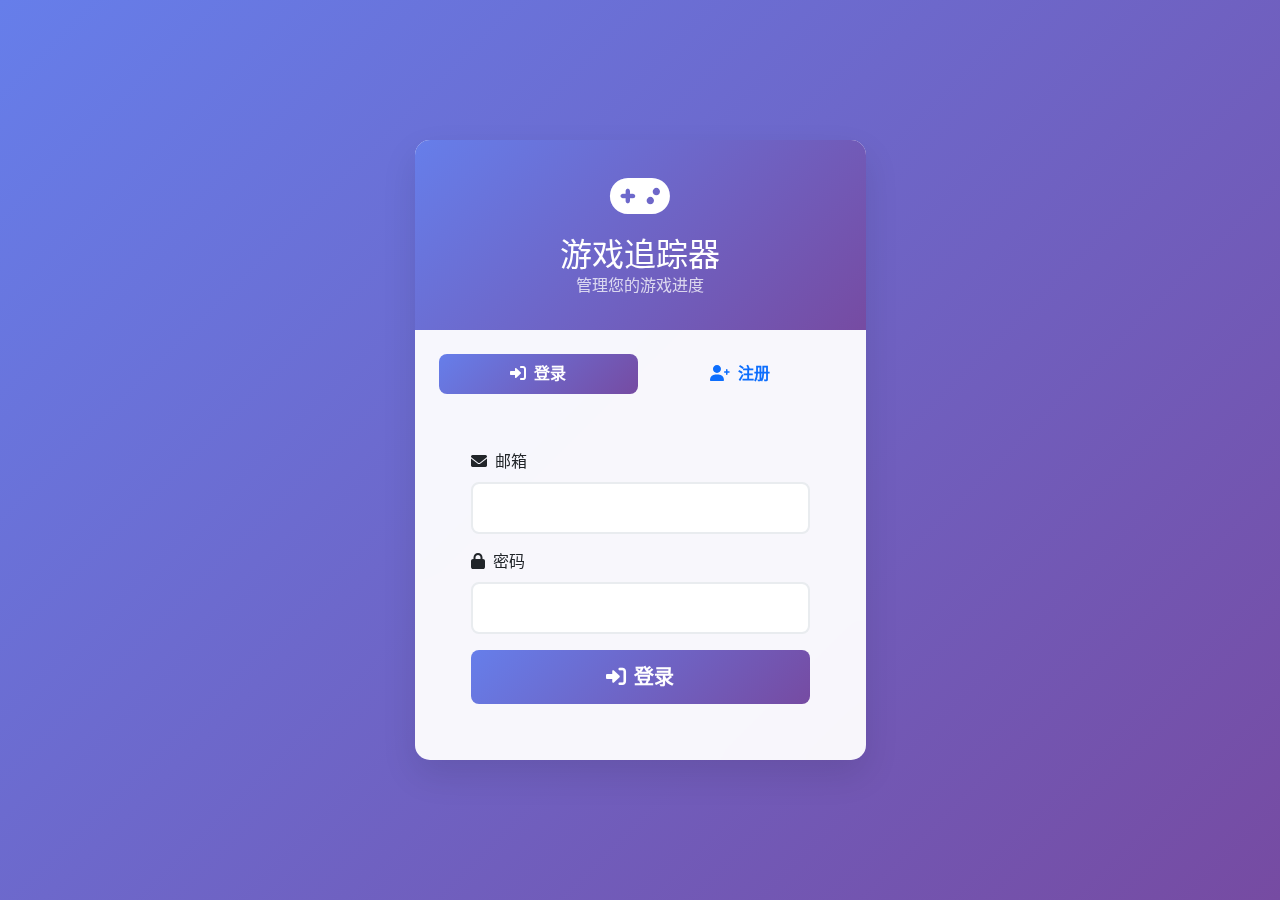
<file: templates/login.html>
<!DOCTYPE html>
<html lang="zh-CN">
<head>
    <meta charset="UTF-8">
    <meta name="viewport" content="width=device-width, initial-scale=1.0">
    <title>登录 - 游戏追踪器</title>
    <link href="https://cdn.bootcdn.net/ajax/libs/bootstrap/5.1.3/css/bootstrap.min.css" rel="stylesheet">
    <link href="https://cdn.bootcdn.net/ajax/libs/font-awesome/6.0.0/css/all.min.css" rel="stylesheet">
    <style>
        body {
            background: linear-gradient(135deg, #667eea 0%, #764ba2 100%);
            min-height: 100vh;
            display: flex;
            align-items: center;
        }
        .login-container {
            background: rgba(255, 255, 255, 0.95);
            border-radius: 15px;
            box-shadow: 0 15px 35px rgba(0, 0, 0, 0.1);
            backdrop-filter: blur(10px);
        }
        .login-header {
            background: linear-gradient(135deg, #667eea 0%, #764ba2 100%);
            color: white;
            border-radius: 15px 15px 0 0;
            padding: 2rem 0;
        }
        .btn-primary {
            background: linear-gradient(135deg, #667eea 0%, #764ba2 100%);
            border: none;
            border-radius: 8px;
            padding: 12px 24px;
            font-weight: 600;
            transition: transform 0.2s;
        }
        .btn-primary:hover {
            transform: translateY(-2px);
            box-shadow: 0 5px 15px rgba(0, 0, 0, 0.2);
        }
        .form-control {
            border: 2px solid #e9ecef;
            border-radius: 8px;
            padding: 12px 16px;
            transition: all 0.3s;
        }
        .form-control:focus {
            border-color: #667eea;
            box-shadow: 0 0 0 0.2rem rgba(102, 126, 234, 0.25);
        }
        .tab-content {
            padding: 2rem;
        }
        .nav-pills .nav-link {
            border-radius: 8px;
            font-weight: 600;
        }
        .nav-pills .nav-link.active {
            background: linear-gradient(135deg, #667eea 0%, #764ba2 100%);
        }
        .alert {
            border-radius: 8px;
            border: none;
        }
    </style>
</head>
<body>
    <div class="container">
        <div class="row justify-content-center">
            <div class="col-md-6 col-lg-5">
                <div class="login-container">
                    <div class="login-header text-center">
                        <i class="fas fa-gamepad fa-3x mb-3"></i>
                        <h2 class="mb-0">游戏追踪器</h2>
                        <p class="mb-0 opacity-75">管理您的游戏进度</p>
                    </div>
                    
                    <div class="p-4">
                        <ul class="nav nav-pills nav-fill mb-4" id="authTabs" role="tablist">
                            <li class="nav-item" role="presentation">
                                <button class="nav-link active" id="login-tab" data-bs-toggle="pill" 
                                        data-bs-target="#login-content" type="button" role="tab">
                                    <i class="fas fa-sign-in-alt me-2"></i>登录
                                </button>
                            </li>
                            <li class="nav-item" role="presentation">
                                <button class="nav-link" id="register-tab" data-bs-toggle="pill" 
                                        data-bs-target="#register-content" type="button" role="tab">
                                    <i class="fas fa-user-plus me-2"></i>注册
                                </button>
                            </li>
                        </ul>
                        
                        <div class="tab-content">
                            <!-- 登录表单 -->
                            <div class="tab-pane fade show active" id="login-content" role="tabpanel">
                                <form id="loginForm">
                                    <div class="mb-3">
                                        <label for="loginEmail" class="form-label">
                                            <i class="fas fa-envelope me-2"></i>邮箱
                                        </label>
                                        <input type="email" class="form-control" id="loginEmail" required>
                                    </div>
                                    <div class="mb-3">
                                        <label for="loginPassword" class="form-label">
                                            <i class="fas fa-lock me-2"></i>密码
                                        </label>
                                        <input type="password" class="form-control" id="loginPassword" required>
                                    </div>
                                    <div class="d-grid">
                                        <button type="submit" class="btn btn-primary btn-lg">
                                            <i class="fas fa-sign-in-alt me-2"></i>登录
                                        </button>
                                    </div>
                                </form>
                            </div>
                            
                            <!-- 注册表单 -->
                            <div class="tab-pane fade" id="register-content" role="tabpanel">
                                <form id="registerForm">
                                    <div class="mb-3">
                                        <label for="registerUsername" class="form-label">
                                            <i class="fas fa-user me-2"></i>用户名
                                        </label>
                                        <input type="text" class="form-control" id="registerUsername" 
                                               minlength="2" maxlength="50" required>
                                    </div>
                                    <div class="mb-3">
                                        <label for="registerEmail" class="form-label">
                                            <i class="fas fa-envelope me-2"></i>邮箱
                                        </label>
                                        <input type="email" class="form-control" id="registerEmail" required>
                                    </div>
                                    <div class="mb-3">
                                        <label for="registerPassword" class="form-label">
                                            <i class="fas fa-lock me-2"></i>密码
                                        </label>
                                        <input type="password" class="form-control" id="registerPassword" 
                                               minlength="6" required>
                                    </div>
                                    <div class="mb-3">
                                        <label for="confirmPassword" class="form-label">
                                            <i class="fas fa-lock me-2"></i>确认密码
                                        </label>
                                        <input type="password" class="form-control" id="confirmPassword" 
                                               minlength="6" required>
                                    </div>
                                    <div class="d-grid">
                                        <button type="submit" class="btn btn-primary btn-lg">
                                            <i class="fas fa-user-plus me-2"></i>注册
                                        </button>
                                    </div>
                                </form>
                            </div>
                        </div>
                        
                        <div id="alertContainer"></div>
                    </div>
                </div>
            </div>
        </div>
    </div>

    <script src="https://cdn.bootcdn.net/ajax/libs/bootstrap/5.1.3/js/bootstrap.bundle.min.js"></script>
    <script>
        // 登录功能
        document.getElementById('loginForm').addEventListener('submit', async (e) => {
            e.preventDefault();
            
            const email = document.getElementById('loginEmail').value;
            const password = document.getElementById('loginPassword').value;
            
            try {
                showLoading('正在登录...');
                
                const response = await fetch('/api/auth/login', {
                    method: 'POST',
                    headers: {
                        'Content-Type': 'application/json',
                    },
                    body: JSON.stringify({ email, password })
                });
                
                const data = await response.json();
                
                if (response.ok) {
                    // 保存token
                    localStorage.setItem('access_token', data.access_token);
                    localStorage.setItem('user_info', JSON.stringify(data));
                    
                    showAlert('登录成功！正在跳转...', 'success');
                    
                    // 跳转到主页
                    setTimeout(() => {
                        window.location.href = '/';
                    }, 1000);
                } else {
                    showAlert(data.detail || '登录失败', 'danger');
                }
            } catch (error) {
                showAlert('网络错误，请重试', 'danger');
            }
        });
        
        // 注册功能
        document.getElementById('registerForm').addEventListener('submit', async (e) => {
            e.preventDefault();
            
            const username = document.getElementById('registerUsername').value;
            const email = document.getElementById('registerEmail').value;
            const password = document.getElementById('registerPassword').value;
            const confirmPassword = document.getElementById('confirmPassword').value;
            
            // 验证密码一致性
            if (password !== confirmPassword) {
                showAlert('两次密码输入不一致', 'danger');
                return;
            }
            
            try {
                showLoading('正在注册...');
                
                const response = await fetch('/api/auth/register', {
                    method: 'POST',
                    headers: {
                        'Content-Type': 'application/json',
                    },
                    body: JSON.stringify({ username, email, password })
                });
                
                const data = await response.json();
                
                if (response.ok) {
                    showAlert('注册成功！请登录', 'success');
                    
                    // 清空表单并切换到登录页面
                    document.getElementById('registerForm').reset();
                    document.getElementById('login-tab').click();
                    document.getElementById('loginEmail').value = email;
                } else {
                    showAlert(data.detail || '注册失败', 'danger');
                }
            } catch (error) {
                showAlert('网络错误，请重试', 'danger');
            }
        });
        
        // 显示消息
        function showAlert(message, type) {
            const alertContainer = document.getElementById('alertContainer');
            alertContainer.innerHTML = `
                <div class="alert alert-${type} alert-dismissible fade show mt-3" role="alert">
                    ${message}
                    <button type="button" class="btn-close" data-bs-dismiss="alert"></button>
                </div>
            `;
        }
        
        // 显示加载中
        function showLoading(message) {
            const alertContainer = document.getElementById('alertContainer');
            alertContainer.innerHTML = `
                <div class="alert alert-info mt-3" role="alert">
                    <i class="fas fa-spinner fa-spin me-2"></i>${message}
                </div>
            `;
        }
        
        // 检查是否已经登录
        window.addEventListener('load', () => {
            const token = localStorage.getItem('access_token');
            if (token) {
                // 已经登录，跳转到主页
                window.location.href = '/';
            }
        });
    </script>
</body>
</html>
</file>
